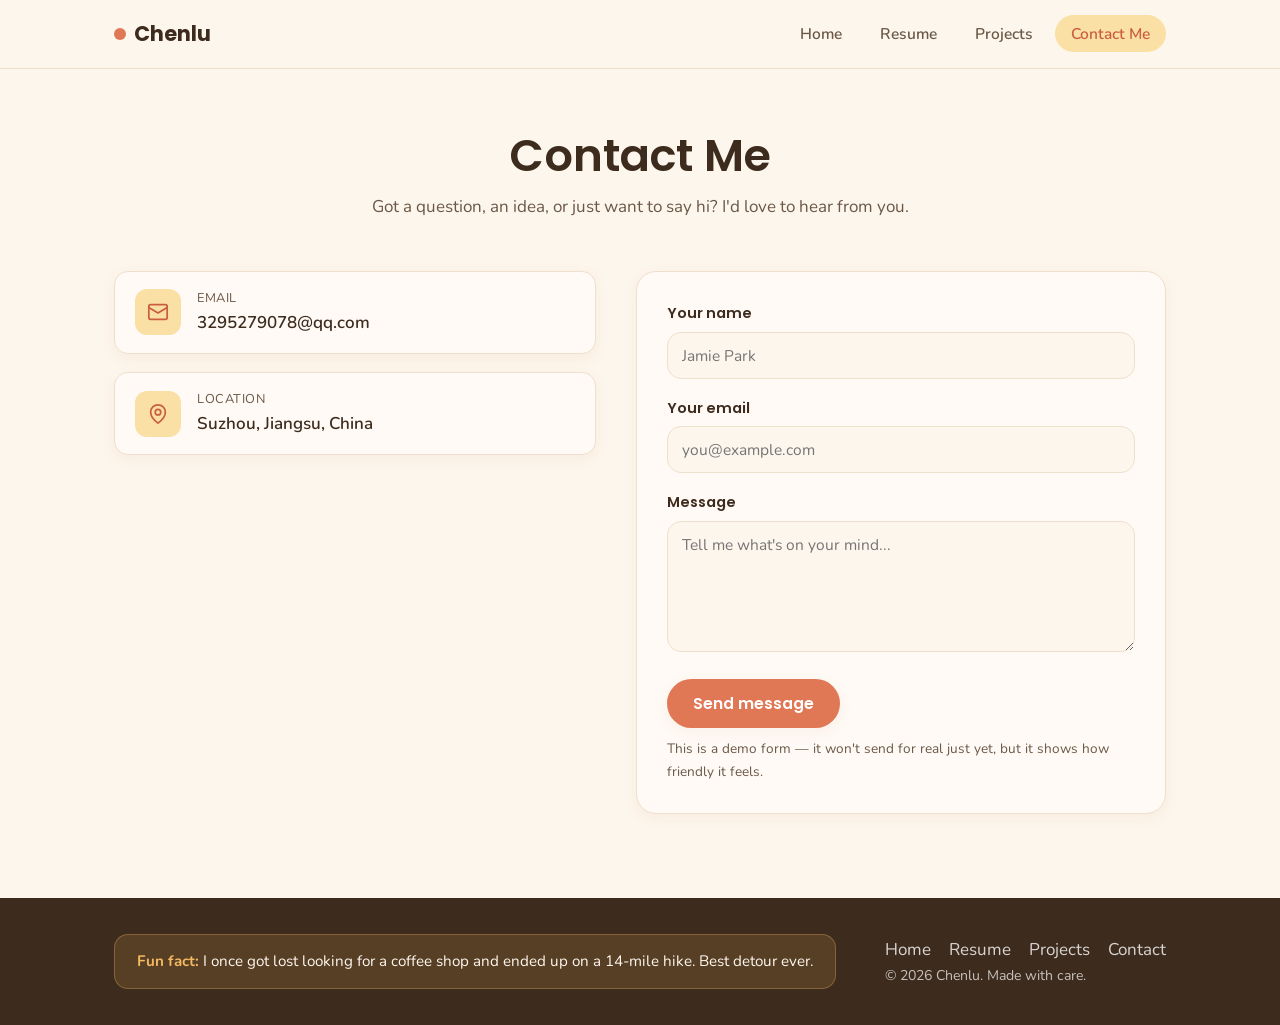
<file: week5/contact.html>
<!DOCTYPE html>
<html lang="en">
<head>
  <meta charset="UTF-8" />
  <meta name="viewport" content="width=device-width, initial-scale=1.0" />
  <title>Chenlu — Contact Me</title>
  <meta name="description" content="Get in touch with Chenlu — email, location, and a friendly contact form." />
  <link rel="preconnect" href="https://fonts.googleapis.com" />
  <link rel="preconnect" href="https://fonts.gstatic.com" crossorigin />
  <link href="https://fonts.googleapis.com/css2?family=Nunito:wght@400;600;700&family=Poppins:wght@500;600;700&display=swap" rel="stylesheet" />
  <link rel="stylesheet" href="css/style.css" />
</head>
<body>
  <header class="site-header">
    <div class="container nav">
      <a class='brand' href='index.html'><span class="brand-dot"></span> Chenlu</a>
      <button class="nav-toggle" aria-label="Toggle menu" aria-expanded="false">
        <span></span><span></span><span></span>
      </button>
      <ul class="nav-links">
        <li><a href='index.html'>Home</a></li>
        <li><a href='resume.html'>Resume</a></li>
        <li><a href='projects.html'>Projects</a></li>
        <li><a href='contact.html'>Contact Me</a></li>
      </ul>
    </div>
  </header>

  <section class="page-hero">
    <div class="container">
      <h1>Contact Me</h1>
      <p>Got a question, an idea, or just want to say hi? I'd love to hear from you.</p>
    </div>
  </section>

  <section class="section" style="padding-top:10px;">
    <div class="container contact-grid">
      <!-- Contact details -->
      <div class="contact-info">
        <div class="contact-item">
          <div class="contact-ico">
            <svg width="22" height="22" viewBox="0 0 24 24" fill="none" stroke="#c95f3d" stroke-width="1.9" stroke-linecap="round" stroke-linejoin="round">
              <rect x="2" y="4" width="20" height="16" rx="2"/>
              <path d="m22 7-10 6L2 7"/>
            </svg>
          </div>
          <div>
            <div class="label">Email</div>
            <div class="val">3295279078@qq.com</div>
          </div>
        </div>

        <div class="contact-item">
          <div class="contact-ico">
            <svg width="22" height="22" viewBox="0 0 24 24" fill="none" stroke="#c95f3d" stroke-width="1.9" stroke-linecap="round" stroke-linejoin="round">
              <path d="M20 10c0 6-8 12-8 12s-8-6-8-12a8 8 0 0 1 16 0z"/>
              <circle cx="12" cy="10" r="3"/>
            </svg>
          </div>
          <div>
            <div class="label">Location</div>
            <div class="val">Suzhou, Jiangsu, China</div>
          </div>
        </div>

      </div>

      <!-- Form -->
      <form class="contact-form">
        <div class="form-success" role="status" aria-live="polite"></div>
        <div class="form-group">
          <label for="name">Your name</label>
          <input type="text" id="name" name="name" placeholder="Jamie Park" required />
        </div>
        <div class="form-group">
          <label for="email">Your email</label>
          <input type="email" id="email" name="email" placeholder="you@example.com" required />
        </div>
        <div class="form-group">
          <label for="message">Message</label>
          <textarea id="message" name="message" rows="5" placeholder="Tell me what's on your mind..." required></textarea>
        </div>
        <button type="submit" class="btn btn-primary">Send message</button>
        <p class="form-note">This is a demo form — it won't send for real just yet, but it shows how friendly it feels.</p>
      </form>
    </div>
  </section>

  <footer class="site-footer">
    <div class="container footer-inner">
      <div class="funfact">
        <strong>Fun fact:</strong> I once got lost looking for a coffee shop and ended up on a 14-mile hike. Best detour ever.
      </div>
      <div>
        <div class="footer-links">
          <a href='index.html'>Home</a>
          <a href='resume.html'>Resume</a>
          <a href='projects.html'>Projects</a>
          <a href='contact.html'>Contact</a>
        </div>
        <p class="footer-copy">&copy; <span id="year"></span> Chenlu. Made with care.</p>
      </div>
    </div>
  </footer>

  <script>document.getElementById("year").textContent = new Date().getFullYear();</script>
  <script src="js/main.js"></script>
</body>
</html>
</file>
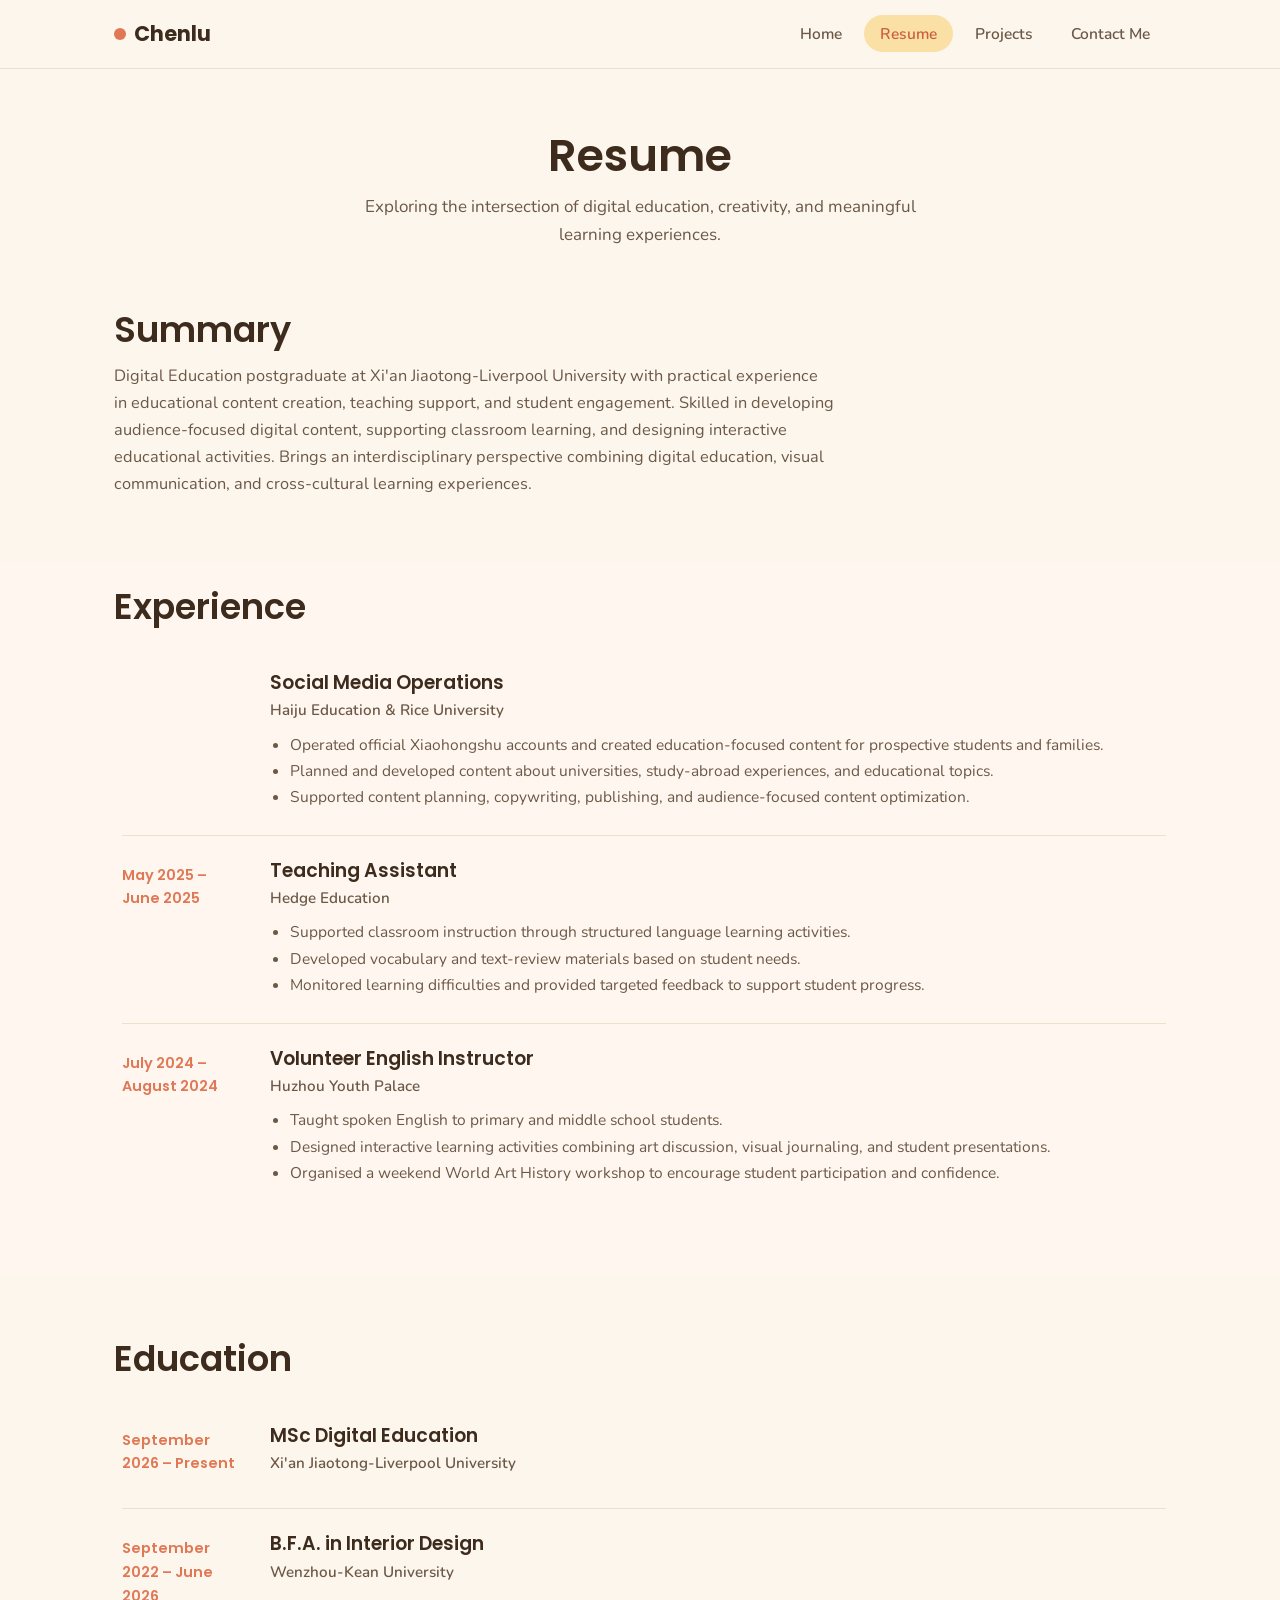
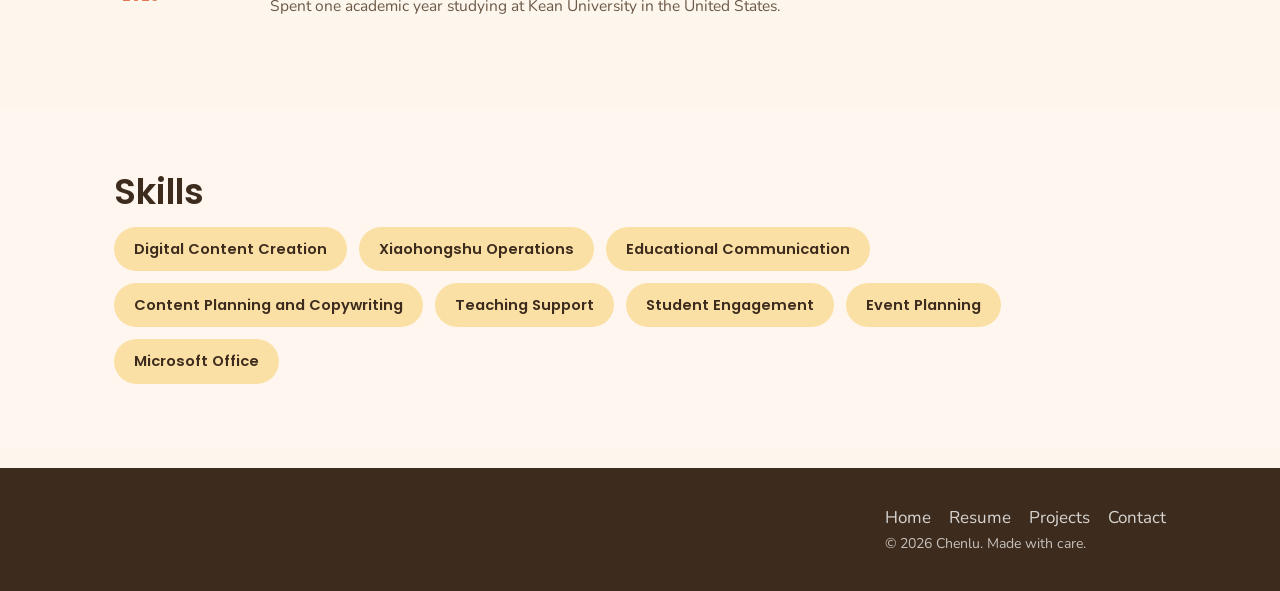
<file: week5/resume.html>
<!DOCTYPE html>
<html lang="en">
<head>
  <meta charset="UTF-8" />
  <meta name="viewport" content="width=device-width, initial-scale=1.0" />
  <title>Chenlu (Cecilia) Gu — Resume</title>
  <meta name="description" content="Resume of Chenlu (Cecilia) Gu — Digital Education postgraduate with experience in educational content creation, teaching support, and student engagement." />
  <link rel="preconnect" href="https://fonts.googleapis.com" />
  <link rel="preconnect" href="https://fonts.gstatic.com" crossorigin />
  <link href="https://fonts.googleapis.com/css2?family=Nunito:wght@400;600;700&family=Poppins:wght@500;600;700&display=swap" rel="stylesheet" />
  <link rel="stylesheet" href="css/style.css" />
</head>
<body>
  <header class="site-header">
    <div class="container nav">
      <a class='brand' href='index.html'><span class="brand-dot"></span> Chenlu</a>
      <button class="nav-toggle" aria-label="Toggle menu" aria-expanded="false">
        <span></span><span></span><span></span>
      </button>
      <ul class="nav-links">
        <li><a href='index.html'>Home</a></li>
        <li><a href='resume.html'>Resume</a></li>
        <li><a href='projects.html'>Projects</a></li>
        <li><a href='contact.html'>Contact Me</a></li>
      </ul>
    </div>
  </header>

  <section class="page-hero">
    <div class="container">
      <h1>Resume</h1>
      <p>Exploring the intersection of digital education, creativity, and meaningful learning experiences.</p>
    </div>
  </section>

  <!-- Summary -->
  <section class="section" style="padding-top:20px;">
    <div class="container">
      <h2 class="section-title" style="text-align:left;">Summary</h2>
      <p style="color: var(--text-soft); font-size: 1.02rem; max-width: 720px;">
        Digital Education postgraduate at Xi'an Jiaotong-Liverpool University with practical experience in educational content creation, teaching support, and student engagement. Skilled in developing audience-focused digital content, supporting classroom learning, and designing interactive educational activities. Brings an interdisciplinary perspective combining digital education, visual communication, and cross-cultural learning experiences.
      </p>
    </div>
  </section>

  <!-- Experience -->
  <section class="section section-alt" style="padding-top:24px;">
    <div class="container">
      <h2 class="section-title" style="text-align:left;">Experience</h2>
      <div class="timeline">
        <div class="timeline-item">
          <div class="timeline-date"></div>
          <div class="timeline-body">
            <h3>Social Media Operations</h3>
            <p class="org">Haiju Education &amp; Rice University</p>
            <ul style="margin: 8px 0 0 20px; color: var(--text-soft); font-size: 0.97rem; line-height: 1.7;">
              <li>Operated official Xiaohongshu accounts and created education-focused content for prospective students and families.</li>
              <li>Planned and developed content about universities, study-abroad experiences, and educational topics.</li>
              <li>Supported content planning, copywriting, publishing, and audience-focused content optimization.</li>
            </ul>
          </div>
        </div>
        <div class="timeline-item">
          <div class="timeline-date">May 2025 – June 2025</div>
          <div class="timeline-body">
            <h3>Teaching Assistant</h3>
            <p class="org">Hedge Education</p>
            <ul style="margin: 8px 0 0 20px; color: var(--text-soft); font-size: 0.97rem; line-height: 1.7;">
              <li>Supported classroom instruction through structured language learning activities.</li>
              <li>Developed vocabulary and text-review materials based on student needs.</li>
              <li>Monitored learning difficulties and provided targeted feedback to support student progress.</li>
            </ul>
          </div>
        </div>
        <div class="timeline-item">
          <div class="timeline-date">July 2024 – August 2024</div>
          <div class="timeline-body">
            <h3>Volunteer English Instructor</h3>
            <p class="org">Huzhou Youth Palace</p>
            <ul style="margin: 8px 0 0 20px; color: var(--text-soft); font-size: 0.97rem; line-height: 1.7;">
              <li>Taught spoken English to primary and middle school students.</li>
              <li>Designed interactive learning activities combining art discussion, visual journaling, and student presentations.</li>
              <li>Organised a weekend World Art History workshop to encourage student participation and confidence.</li>
            </ul>
          </div>
        </div>
      </div>
    </div>
  </section>

  <!-- Education -->
  <section class="section">
    <div class="container">
      <h2 class="section-title" style="text-align:left;">Education</h2>
      <div class="timeline">
        <div class="timeline-item">
          <div class="timeline-date">September 2026 – Present</div>
          <div class="timeline-body">
            <h3>MSc Digital Education</h3>
            <p class="org">Xi'an Jiaotong-Liverpool University</p>
          </div>
        </div>
        <div class="timeline-item">
          <div class="timeline-date">September 2022 – June 2026</div>
          <div class="timeline-body">
            <h3>B.F.A. in Interior Design</h3>
            <p class="org">Wenzhou-Kean University</p>
            <p style="color: var(--text-soft); font-size: 0.97rem; margin-top: 6px;">Spent one academic year studying at Kean University in the United States.</p>
          </div>
        </div>
      </div>
    </div>
  </section>

  <!-- Skills -->
  <section class="section section-alt">
    <div class="container">
      <h2 class="section-title" style="text-align:left;">Skills</h2>
      <div style="display: flex; flex-wrap: wrap; gap: 12px; margin-top: 14px;">
        <span style="background: var(--accent-soft); color: var(--text); border-radius: 999px; padding: 10px 20px; font-size: 0.92rem; font-weight: 600; font-family: var(--font-head);">Digital Content Creation</span>
        <span style="background: var(--accent-soft); color: var(--text); border-radius: 999px; padding: 10px 20px; font-size: 0.92rem; font-weight: 600; font-family: var(--font-head);">Xiaohongshu Operations</span>
        <span style="background: var(--accent-soft); color: var(--text); border-radius: 999px; padding: 10px 20px; font-size: 0.92rem; font-weight: 600; font-family: var(--font-head);">Educational Communication</span>
        <span style="background: var(--accent-soft); color: var(--text); border-radius: 999px; padding: 10px 20px; font-size: 0.92rem; font-weight: 600; font-family: var(--font-head);">Content Planning and Copywriting</span>
        <span style="background: var(--accent-soft); color: var(--text); border-radius: 999px; padding: 10px 20px; font-size: 0.92rem; font-weight: 600; font-family: var(--font-head);">Teaching Support</span>
        <span style="background: var(--accent-soft); color: var(--text); border-radius: 999px; padding: 10px 20px; font-size: 0.92rem; font-weight: 600; font-family: var(--font-head);">Student Engagement</span>
        <span style="background: var(--accent-soft); color: var(--text); border-radius: 999px; padding: 10px 20px; font-size: 0.92rem; font-weight: 600; font-family: var(--font-head);">Event Planning</span>
        <span style="background: var(--accent-soft); color: var(--text); border-radius: 999px; padding: 10px 20px; font-size: 0.92rem; font-weight: 600; font-family: var(--font-head);">Microsoft Office</span>
      </div>
    </div>
  </section>

  <footer class="site-footer">
    <div class="container footer-inner">
      <div></div>
      <div>
        <div class="footer-links">
          <a href='index.html'>Home</a>
          <a href='resume.html'>Resume</a>
          <a href='projects.html'>Projects</a>
          <a href='contact.html'>Contact</a>
        </div>
        <p class="footer-copy">&copy; <span id="year"></span> Chenlu. Made with care.</p>
      </div>
    </div>
  </footer>

  <script>document.getElementById("year").textContent = new Date().getFullYear();</script>
  <script src="js/main.js"></script>
</body>
</html>
</file>
<file: week5/css/style.css>
/* ===== Base & Variables ===== */
:root {
  --bg: #fdf6ec;
  --bg-alt: #fff7ef;
  --surface: #fffaf5;
  --primary: #e07856;
  --primary-dark: #c95f3d;
  --accent: #f4b860;
  --accent-soft: #fbe0a6;
  --text: #3d2c1e;
  --text-soft: #6b5847;
  --border: #efe0cd;
  --radius: 20px;
  --radius-sm: 14px;
  --radius-lg: 28px;
  --shadow: 0 10px 30px rgba(192, 120, 80, 0.12);
  --shadow-sm: 0 4px 14px rgba(192, 120, 80, 0.08);
  --maxw: 1100px;
  --font-head: "Poppins", "Segoe UI", system-ui, sans-serif;
  --font-body: "Nunito", "Segoe UI", system-ui, sans-serif;
}

* { box-sizing: border-box; margin: 0; padding: 0; }

html { scroll-behavior: smooth; }

body {
  font-family: var(--font-body);
  background: var(--bg);
  color: var(--text);
  line-height: 1.65;
  font-size: 17px;
  -webkit-font-smoothing: antialiased;
}

h1, h2, h3, h4 { font-family: var(--font-head); font-weight: 600; line-height: 1.2; }

a { color: var(--primary-dark); text-decoration: none; transition: color .2s ease; }
a:hover { color: var(--primary); }

img { max-width: 100%; display: block; }

/* ===== Layout helpers ===== */
.container {
  width: 100%;
  max-width: var(--maxw);
  margin: 0 auto;
  padding: 0 24px;
}

.section { padding: 64px 0; }
.section-alt { background: var(--bg-alt); }

.section-title {
  font-size: clamp(1.6rem, 4vw, 2.2rem);
  text-align: center;
  margin-bottom: 12px;
}
.section-subtitle {
  text-align: center;
  color: var(--text-soft);
  max-width: 600px;
  margin: 0 auto 44px;
}

/* ===== Header / Nav ===== */
.site-header {
  position: sticky;
  top: 0;
  z-index: 100;
  background: rgba(253, 246, 236, 0.92);
  backdrop-filter: blur(10px);
  border-bottom: 1px solid var(--border);
}
.nav {
  display: flex;
  align-items: center;
  justify-content: space-between;
  height: 68px;
}
.brand {
  font-family: var(--font-head);
  font-weight: 700;
  font-size: 1.3rem;
  color: var(--text);
  display: flex;
  align-items: center;
  gap: 8px;
}
.brand-dot {
  width: 12px; height: 12px;
  background: var(--primary);
  border-radius: 50%;
  display: inline-block;
}
.nav-links {
  display: flex;
  gap: 6px;
  list-style: none;
  align-items: center;
}
.nav-links a {
  color: var(--text-soft);
  font-weight: 600;
  padding: 8px 16px;
  border-radius: 999px;
  font-size: 0.97rem;
}
.nav-links a:hover, .nav-links a.active {
  color: var(--primary-dark);
  background: var(--accent-soft);
}
.nav-toggle {
  display: none;
  background: transparent;
  border: none;
  cursor: pointer;
  width: 44px; height: 44px;
  border-radius: 12px;
  flex-direction: column;
  gap: 5px;
  align-items: center;
  justify-content: center;
}
.nav-toggle span {
  display: block;
  width: 22px; height: 2.5px;
  background: var(--text);
  border-radius: 2px;
  transition: .25s ease;
}
.nav-toggle.open span:nth-child(1) { transform: translateY(7.5px) rotate(45deg); }
.nav-toggle.open span:nth-child(2) { opacity: 0; }
.nav-toggle.open span:nth-child(3) { transform: translateY(-7.5px) rotate(-45deg); }

/* ===== Buttons ===== */
.btn {
  display: inline-flex;
  align-items: center;
  gap: 8px;
  padding: 13px 26px;
  border-radius: 999px;
  font-family: var(--font-head);
  font-weight: 600;
  font-size: 0.97rem;
  cursor: pointer;
  border: none;
  transition: transform .15s ease, box-shadow .2s ease, background .2s ease;
}
.btn-primary {
  background: var(--primary);
  color: #fff;
  box-shadow: var(--shadow-sm);
}
.btn-primary:hover { background: var(--primary-dark); color: #fff; transform: translateY(-2px); }
.btn-ghost {
  background: transparent;
  color: var(--primary-dark);
  border: 2px solid var(--primary);
}
.btn-ghost:hover { background: var(--accent-soft); }

/* ===== Hero (Homepage) ===== */
.hero {
  padding: 70px 0 50px;
}
.hero-grid {
  display: grid;
  grid-template-columns: 0.9fr 1.1fr;
  gap: 50px;
  align-items: center;
}
.hero-photo {
  position: relative;
  justify-self: center;
}
.hero-photo img {
  width: 320px;
  height: 320px;
  object-fit: cover;
  border-radius: 50% 50% 28px 28px;
  box-shadow: var(--shadow);
  border: 6px solid var(--surface);
}
.hero-photo::after {
  content: "";
  position: absolute;
  inset: -14px -14px auto auto;
  width: 70px; height: 70px;
  background: var(--accent);
  border-radius: 50%;
  z-index: -1;
}
.hero-eyebrow {
  color: var(--primary);
  font-family: var(--font-head);
  font-weight: 600;
  letter-spacing: 1px;
  text-transform: uppercase;
  font-size: 0.82rem;
  margin-bottom: 10px;
}
.hero h1 {
  font-size: clamp(2.1rem, 6vw, 3.2rem);
  margin-bottom: 14px;
}
.hero h1 .wave { display: inline-block; }
.hero-intro {
  color: var(--text-soft);
  font-size: 1.08rem;
  margin-bottom: 26px;
  max-width: 520px;
}
.hero-actions { display: flex; gap: 14px; flex-wrap: wrap; }

/* ===== Likes (3 cards) ===== */
.likes-grid {
  display: grid;
  grid-template-columns: repeat(3, 1fr);
  gap: 24px;
  margin-top: 8px;
}
.like-card {
  background: var(--surface);
  border: 1px solid var(--border);
  border-radius: var(--radius);
  padding: 32px 26px;
  text-align: center;
  box-shadow: var(--shadow-sm);
  transition: transform .2s ease, box-shadow .2s ease;
}
.like-card:hover { transform: translateY(-6px); box-shadow: var(--shadow); }
.like-icon {
  width: 64px; height: 64px;
  margin: 0 auto 18px;
  border-radius: 50%;
  display: flex;
  align-items: center;
  justify-content: center;
  font-size: 1.8rem;
  background: var(--accent-soft);
}
.like-card h3 { font-size: 1.2rem; margin-bottom: 8px; }
.like-card p { color: var(--text-soft); font-size: 0.95rem; }

/* ===== Footer ===== */
.site-footer {
  background: var(--text);
  color: var(--bg-alt);
  padding: 36px 0;
  margin-top: 20px;
}
.footer-inner {
  display: flex;
  justify-content: space-between;
  align-items: center;
  gap: 20px;
  flex-wrap: wrap;
}
.funfact {
  background: rgba(244, 184, 96, 0.14);
  border: 1px solid rgba(244, 184, 96, 0.3);
  border-radius: var(--radius-sm);
  padding: 14px 22px;
  font-size: 0.95rem;
}
.funfact strong { color: var(--accent); }
.footer-copy { color: rgba(255,255,255,0.7); font-size: 0.88rem; }
.footer-links { display: flex; gap: 18px; }
.footer-links a { color: rgba(255,255,255,0.8); }
.footer-links a:hover { color: var(--accent); }

/* ===== Page hero (sub-pages) ===== */
.page-hero {
  padding: 60px 0 40px;
  text-align: center;
}
.page-hero h1 { font-size: clamp(2rem, 5vw, 2.8rem); margin-bottom: 10px; }
.page-hero p { color: var(--text-soft); max-width: 560px; margin: 0 auto; }

/* ===== Resume ===== */
.timeline { position: relative; margin-top: 20px; padding-left: 8px; }
.timeline-item {
  display: grid;
  grid-template-columns: 120px 1fr;
  gap: 28px;
  padding: 24px 0;
  border-bottom: 1px solid var(--border);
}
.timeline-item:last-child { border-bottom: none; }
.timeline-date {
  color: var(--primary);
  font-family: var(--font-head);
  font-weight: 600;
  font-size: 0.9rem;
  padding-top: 4px;
}
.timeline-body h3 { font-size: 1.18rem; margin-bottom: 4px; }
.timeline-body .org { color: var(--text-soft); font-weight: 600; font-size: 0.95rem; margin-bottom: 8px; }
.timeline-body p { color: var(--text-soft); font-size: 0.97rem; }

.skills-grid {
  display: grid;
  grid-template-columns: repeat(2, 1fr);
  gap: 14px 30px;
  margin-top: 10px;
}
.skill-row { display: flex; align-items: center; gap: 14px; }
.skill-name { width: 130px; font-weight: 600; font-size: 0.95rem; }
.skill-bar {
  flex: 1; height: 10px; background: var(--border); border-radius: 999px; overflow: hidden;
}
.skill-fill { height: 100%; background: linear-gradient(90deg, var(--accent), var(--primary)); border-radius: 999px; }

/* ===== Projects ===== */
.projects-grid {
  display: grid;
  grid-template-columns: repeat(2, 1fr);
  gap: 28px;
}
.project-card {
  background: var(--surface);
  border: 1px solid var(--border);
  border-radius: var(--radius);
  overflow: hidden;
  box-shadow: var(--shadow-sm);
  transition: transform .2s ease, box-shadow .2s ease;
  display: flex;
  flex-direction: column;
}
.project-card:hover { transform: translateY(-6px); box-shadow: var(--shadow); }
.project-thumb {
  height: 170px;
  display: flex;
  align-items: center;
  justify-content: center;
  font-family: var(--font-head);
  font-weight: 700;
  font-size: 1.6rem;
  color: #fff;
}
.project-body { padding: 24px; flex: 1; display: flex; flex-direction: column; }
.project-body h3 { font-size: 1.25rem; margin-bottom: 8px; }
.project-body p { color: var(--text-soft); font-size: 0.95rem; margin-bottom: 16px; flex: 1; }
.tags { display: flex; flex-wrap: wrap; gap: 8px; }
.tag {
  background: var(--accent-soft);
  color: var(--text);
  border-radius: 999px;
  padding: 4px 12px;
  font-size: 0.8rem;
  font-weight: 600;
}

/* ===== Contact ===== */
.contact-grid {
  display: grid;
  grid-template-columns: 1fr 1.1fr;
  gap: 40px;
  align-items: start;
}
.contact-info { display: flex; flex-direction: column; gap: 18px; }
.contact-item {
  display: flex; gap: 16px; align-items: center;
  background: var(--surface);
  border: 1px solid var(--border);
  border-radius: var(--radius-sm);
  padding: 16px 20px;
  box-shadow: var(--shadow-sm);
}
.contact-ico {
  width: 46px; height: 46px; flex-shrink: 0;
  border-radius: 12px; background: var(--accent-soft);
  display: flex; align-items: center; justify-content: center; font-size: 1.2rem;
}
.contact-item .label { font-size: 0.8rem; color: var(--text-soft); text-transform: uppercase; letter-spacing: .5px; }
.contact-item .val { font-weight: 600; }

.contact-form {
  background: var(--surface);
  border: 1px solid var(--border);
  border-radius: var(--radius);
  padding: 30px;
  box-shadow: var(--shadow-sm);
}
.form-group { margin-bottom: 18px; }
.form-group label {
  display: block; font-weight: 600; font-size: 0.9rem; margin-bottom: 6px;
  font-family: var(--font-head);
}
.form-group input, .form-group textarea {
  width: 100%;
  padding: 12px 14px;
  border: 1px solid var(--border);
  border-radius: var(--radius-sm);
  background: var(--bg);
  font-family: var(--font-body);
  font-size: 0.97rem;
  color: var(--text);
  transition: border .2s ease, box-shadow .2s ease;
}
.form-group input:focus, .form-group textarea:focus {
  outline: none; border-color: var(--primary);
  box-shadow: 0 0 0 3px rgba(224, 120, 86, 0.15);
}
.form-note { font-size: 0.85rem; color: var(--text-soft); margin-top: 10px; }
.form-success {
  display: none;
  background: var(--accent-soft);
  border-radius: var(--radius-sm);
  padding: 12px 18px;
  margin-bottom: 16px;
  font-weight: 600;
  color: var(--text);
}

/* ===== Responsive ===== */
@media (max-width: 860px) {
  .hero-grid { grid-template-columns: 1fr; gap: 36px; text-align: center; }
  .hero-photo { order: -1; }
  .hero-photo img { width: 240px; height: 240px; }
  .hero-eyebrow, .hero-intro { margin-left: auto; margin-right: auto; }
  .hero-actions { justify-content: center; }
  .likes-grid { grid-template-columns: 1fr; }
  .projects-grid { grid-template-columns: 1fr; }
  .contact-grid { grid-template-columns: 1fr; }
  .skills-grid { grid-template-columns: 1fr; }
}

@media (max-width: 680px) {
  .nav-toggle { display: flex; }
  .nav-links {
    position: fixed;
    top: 68px; left: 0; right: 0;
    background: var(--bg);
    flex-direction: column;
    align-items: stretch;
    gap: 4px;
    padding: 16px;
    border-bottom: 1px solid var(--border);
    box-shadow: var(--shadow);
    transform: translateY(-130%);
    transition: transform .3s ease;
  }
  .nav-links.open { transform: translateY(0); }
  .nav-links a { padding: 14px 18px; font-size: 1rem; }
  .timeline-item { grid-template-columns: 1fr; gap: 6px; }
  .timeline-date { padding-top: 0; }
  .skill-name { width: 110px; }
  .section { padding: 48px 0; }
}

@media (max-width: 420px) {
  .container { padding: 0 18px; }
  .footer-inner { flex-direction: column; text-align: center; }
}
</file>
